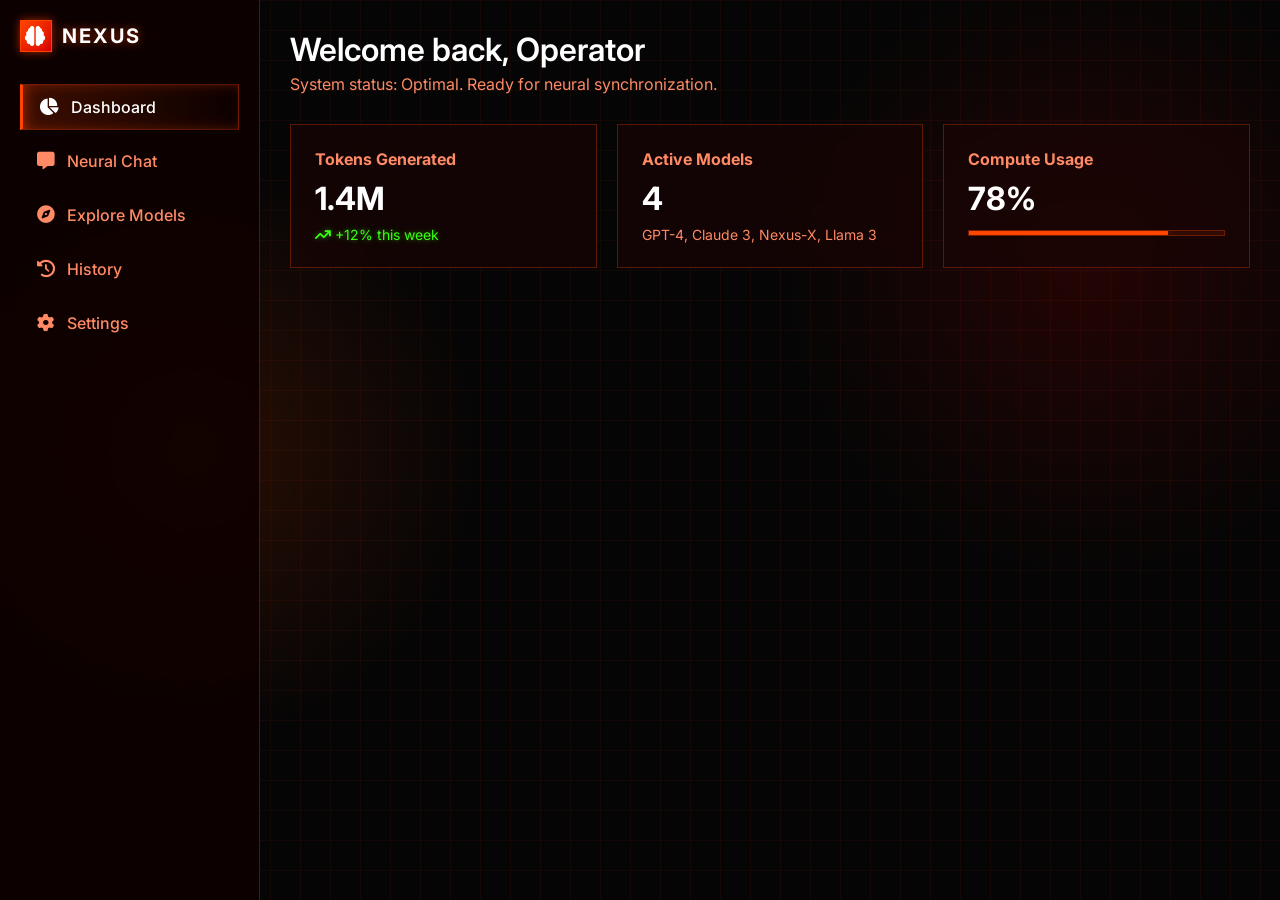
<file: index.html>
<!DOCTYPE html>
<html lang="en">
<head>
    <meta charset="UTF-8">
    <meta name="viewport" content="width=device-width, initial-scale=1.0">
    <title>NEXUS NEURALINK</title>
    <link href="https://fonts.googleapis.com/css2?family=Inter:wght@300;400;500;600;700&display=swap" rel="stylesheet">
    <link rel="stylesheet" href="https://cdnjs.cloudflare.com/ajax/libs/font-awesome/6.4.0/css/all.min.css">
    <link rel="stylesheet" href="nexus.css">
</head>
<body>

    <aside class="sidebar">
        <div class="brand">
            <div class="brand-icon"><i class="fa-solid fa-brain"></i></div>
            NEXUS
        </div>
        
        <ul class="menu">
            <li class="menu-item active" data-target="dashboard">
                <i class="fa-solid fa-chart-pie"></i>
                Dashboard
            </li>
            <li class="menu-item" data-target="chat">
                <i class="fa-solid fa-message"></i>
                Neural Chat
            </li>
            <li class="menu-item" data-target="explore">
                <i class="fa-solid fa-compass"></i>
                Explore Models
            </li>
            <li class="menu-item" data-target="history">
                <i class="fa-solid fa-clock-rotate-left"></i>
                History
            </li>
            <li class="menu-item" data-target="settings">
                <i class="fa-solid fa-gear"></i>
                Settings
            </li>
        </ul>
    </aside>

    <main class="main-content">
        
        <!-- Dashboard Screen -->
        <div class="screen active" id="dashboard">
            <div class="screen-header">
                <h1>Welcome back, Operator</h1>
                <p>System status: Optimal. Ready for neural synchronization.</p>
            </div>
            
            <div class="dashboard-grid">
                <div class="card">
                    <h3>Tokens Generated</h3>
                    <div class="value">1.4M</div>
                    <p style="color: #39ff14; font-size: 0.875rem; margin-top: 8px; text-shadow: 0 0 5px rgba(57,255,20,0.5);">
                        <i class="fa-solid fa-arrow-trend-up"></i> +12% this week
                    </p>
                </div>
                <div class="card">
                    <h3>Active Models</h3>
                    <div class="value">4</div>
                    <p style="color: var(--text-secondary); font-size: 0.875rem; margin-top: 8px;">GPT-4, Claude 3, Nexus-X, Llama 3</p>
                </div>
                <div class="card">
                    <h3>Compute Usage</h3>
                    <div class="value">78%</div>
                    <div style="width: 100%; height: 6px; background: rgba(255,69,0,0.1); border: 1px solid var(--border); margin-top: 12px; overflow: hidden;">
                        <div style="width: 78%; height: 100%; background: var(--accent); box-shadow: 0 0 10px var(--accent-glow);"></div>
                    </div>
                </div>
            </div>
        </div>

        <!-- Chat Screen -->
        <div class="screen" id="chat">
            <div class="chat-container">
                <div class="messages" id="chat-messages">
                    <!-- Dummy Messages -->
                    <div class="message ai">
                        <div class="avatar"><i class="fa-solid fa-robot"></i></div>
                        <div class="bubble">
                            Hello! I am Nexus Neuralink. How can I assist you with your fullstack development today?
                        </div>
                    </div>
                    <div class="message user">
                        <div class="avatar"><i class="fa-solid fa-user"></i></div>
                        <div class="bubble">
                            Can you help me build a modern UI for a hotel booking app called Stayora Hotel?
                        </div>
                    </div>
                    <div class="message ai">
                        <div class="avatar"><i class="fa-solid fa-robot"></i></div>
                        <div class="bubble">
                            Absolutely. For Stayora Hotel, I'd recommend a clean, glassmorphic UI using a premium color palette of navy, gold, and white. We can implement a React frontend with a Node.js backend. Shall we start with the database schema or the landing page design?
                        </div>
                    </div>
                </div>
                
                <div class="chat-input-wrapper">
                    <input type="text" class="chat-input" placeholder="Message Nexus Neuralink..." id="chat-input">
                    <button class="send-btn" id="send-btn"><i class="fa-solid fa-paper-plane"></i></button>
                </div>
            </div>
        </div>

        <!-- Explore Screen -->
        <div class="screen" id="explore">
            <div class="screen-header">
                <h1>Model Architecture</h1>
                <p>Browse and configure available neural pathways.</p>
            </div>
            <div class="dashboard-grid">
                <div class="card">
                    <h3>Nexus Vision</h3>
                    <p style="color: var(--text-secondary); margin: 10px 0;">Advanced image recognition and generation model optimized for UI/UX assets.</p>
                    <button style="padding: 8px 16px; background: rgba(255,69,0,0.1); border: 1px solid var(--border); color: white; cursor: pointer; transition: 0.3s;" onmouseover="this.style.boxShadow='0 0 10px var(--accent-glow)'" onmouseout="this.style.boxShadow='none'">Initialize</button>
                </div>
                <div class="card">
                    <h3>Nexus Code</h3>
                    <p style="color: var(--text-secondary); margin: 10px 0;">Fullstack codebase generation with deep contextual awareness.</p>
                    <button style="padding: 8px 16px; background: var(--accent); border: 1px solid var(--accent-alt); color: white; cursor: pointer; box-shadow: 0 0 10px var(--accent-glow);">Active</button>
                </div>
            </div>
        </div>

        <!-- History Screen -->
        <div class="screen" id="history">
            <div class="screen-header">
                <h1>Memory Logs</h1>
                <p>Recent synchronization sessions.</p>
            </div>
            <div class="card" style="margin-bottom: 15px;">
                <h4 style="color: white; margin-bottom: 5px;">Stayora Hotel - Frontend Planning</h4>
                <p style="color: var(--text-secondary); font-size: 0.9rem;">Oct 10, 2026 - 15 messages</p>
            </div>
            <div class="card" style="margin-bottom: 15px;">
                <h4 style="color: white; margin-bottom: 5px;">Database Optimization Query</h4>
                <p style="color: var(--text-secondary); font-size: 0.9rem;">Oct 09, 2026 - 4 messages</p>
            </div>
        </div>

        <!-- Settings Screen -->
        <div class="screen" id="settings">
            <div class="screen-header">
                <h1>System Preferences</h1>
                <p>Configure your Neuralink experience.</p>
            </div>
            <div class="card" style="max-width: 600px;">
                <div style="display: flex; justify-content: space-between; margin-bottom: 20px; align-items: center;">
                    <span style="color: white;">Theme Engine</span>
                    <select style="background: rgba(0,0,0,0.3); color: white; border: 1px solid var(--border); padding: 8px;">
                        <option>Dark Void</option>
                        <option>Neon Pulse</option>
                        <option>Light Glass</option>
                    </select>
                </div>
                <div style="display: flex; justify-content: space-between; align-items: center;">
                    <span style="color: white;">Streaming Responses</span>
                    <input type="checkbox" checked style="width: 18px; height: 18px;">
                </div>
            </div>
        </div>

    </main>

    <script>
        // Navigation Logic
        const menuItems = document.querySelectorAll('.menu-item');
        const screens = document.querySelectorAll('.screen');

        menuItems.forEach(item => {
            item.addEventListener('click', () => {
                // Remove active classes
                menuItems.forEach(i => i.classList.remove('active'));
                screens.forEach(s => s.classList.remove('active'));
                
                // Add active class to clicked item
                item.classList.add('active');
                
                // Show corresponding screen
                const targetId = item.getAttribute('data-target');
                document.getElementById(targetId).classList.add('active');
            });
        });

        // Simple Chat Logic
        const chatInput = document.getElementById('chat-input');
        const sendBtn = document.getElementById('send-btn');
        const messages = document.getElementById('chat-messages');

        function sendMessage() {
            const text = chatInput.value.trim();
            if (!text) return;

            // Add user message
            const userHtml = `
                <div class="message user">
                    <div class="avatar"><i class="fa-solid fa-user"></i></div>
                    <div class="bubble">${text}</div>
                </div>
            `;
            messages.insertAdjacentHTML('beforeend', userHtml);
            chatInput.value = '';
            
            // Scroll to bottom
            messages.scrollTop = messages.scrollHeight;

            // Simulate AI response
            setTimeout(() => {
                const aiHtml = `
                    <div class="message ai">
                        <div class="avatar"><i class="fa-solid fa-robot"></i></div>
                        <div class="bubble">Processing your request... As a fullstack assistant, I've logged this.</div>
                    </div>
                `;
                messages.insertAdjacentHTML('beforeend', aiHtml);
                messages.scrollTop = messages.scrollHeight;
            }, 1000);
        }

        sendBtn.addEventListener('click', sendMessage);
        chatInput.addEventListener('keypress', (e) => {
            if (e.key === 'Enter') sendMessage();
        });
    </script>
</body>
</html>
</file>
<file: nexus.css>
:root {
    --bg-color: #050505;
    --sidebar-bg: rgba(15, 0, 0, 0.85);
    --panel-bg: rgba(25, 5, 5, 0.7);
    --text-primary: #ffffff;
    --text-secondary: #ff8a65;
    --accent: #ff4500;
    --accent-glow: rgba(255, 69, 0, 0.6);
    --accent-alt: #d50000;
    --border: rgba(255, 69, 0, 0.3);
    --glass-blur: 8px;
}

* {
    margin: 0;
    padding: 0;
    box-sizing: border-box;
    font-family: 'Inter', sans-serif;
}

body {
    background-color: var(--bg-color);
    color: var(--text-primary);
    display: flex;
    height: 100vh;
    overflow: hidden;
    background-image: 
        radial-gradient(circle at 15% 50%, rgba(255, 69, 0, 0.15), transparent 25%),
        radial-gradient(circle at 85% 30%, rgba(213, 0, 0, 0.15), transparent 25%),
        linear-gradient(rgba(255, 69, 0, 0.05) 1px, transparent 1px),
        linear-gradient(90deg, rgba(255, 69, 0, 0.05) 1px, transparent 1px);
    background-size: 100% 100%, 100% 100%, 30px 30px, 30px 30px;
}

/* Sidebar */
.sidebar {
    width: 260px;
    background: var(--sidebar-bg);
    backdrop-filter: blur(var(--glass-blur));
    border-right: 1px solid var(--border);
    display: flex;
    flex-direction: column;
    padding: 20px;
    transition: all 0.3s ease;
}

.brand {
    font-size: 1.25rem;
    font-weight: 700;
    margin-bottom: 2rem;
    display: flex;
    align-items: center;
    gap: 10px;
    color: #fff;
    text-transform: uppercase;
    letter-spacing: 2px;
    text-shadow: 0 0 10px var(--accent-glow);
}

.brand-icon {
    width: 32px;
    height: 32px;
    background: linear-gradient(135deg, var(--accent), var(--accent-alt));
    border: 1px solid var(--accent);
    display: flex;
    align-items: center;
    justify-content: center;
    box-shadow: 0 0 10px var(--accent-glow);
}

.menu {
    list-style: none;
    display: flex;
    flex-direction: column;
    gap: 8px;
    flex: 1;
}

.menu-item {
    padding: 12px 16px;
    cursor: pointer;
    display: flex;
    align-items: center;
    gap: 12px;
    color: var(--text-secondary);
    transition: all 0.2s ease;
    font-weight: 500;
    border: 1px solid transparent;
}

.menu-item:hover, .menu-item.active {
    background: rgba(255, 69, 0, 0.1);
    color: var(--text-primary);
    border: 1px solid var(--border);
}

.menu-item.active {
    background: linear-gradient(90deg, rgba(255, 69, 0, 0.2) 0%, transparent 100%);
    border-left: 3px solid var(--accent);
    box-shadow: inset 5px 0 15px -5px var(--accent-glow);
}

.menu-item i {
    font-size: 1.1rem;
}

/* Main Content Area */
.main-content {
    flex: 1;
    display: flex;
    flex-direction: column;
    position: relative;
}

/* Layout Screens */
.screen {
    display: none;
    flex-direction: column;
    height: 100%;
    padding: 30px;
    overflow-y: auto;
    animation: fadeIn 0.4s ease;
}

.screen.active {
    display: flex;
}

@keyframes fadeIn {
    from { opacity: 0; transform: translateY(10px); }
    to { opacity: 1; transform: translateY(0); }
}

/* Dashboard Screen */
.screen-header {
    margin-bottom: 30px;
}
.screen-header h1 {
    font-size: 2rem;
    font-weight: 600;
}
.screen-header p {
    color: var(--text-secondary);
    margin-top: 5px;
}

.dashboard-grid {
    display: grid;
    grid-template-columns: repeat(auto-fit, minmax(250px, 1fr));
    gap: 20px;
}

.card {
    background: var(--panel-bg);
    border: 1px solid var(--border);
    padding: 24px;
    backdrop-filter: blur(var(--glass-blur));
    transition: transform 0.3s ease, box-shadow 0.3s ease, border-color 0.3s;
    position: relative;
}

.card::before {
    content: '';
    position: absolute;
    top: 0; left: 0; right: 0; bottom: 0;
    border: 1px solid transparent;
    pointer-events: none;
    transition: border-color 0.3s;
}

.card:hover {
    transform: translateY(-5px);
    box-shadow: 0 0 20px var(--accent-glow);
    border-color: var(--accent);
}

.card:hover::before {
    border-color: var(--accent-alt);
    transform: scale(1.02);
}

.card h3 {
    font-size: 1rem;
    color: var(--text-secondary);
    margin-bottom: 10px;
}

.card .value {
    font-size: 2rem;
    font-weight: 700;
}

/* Chat Screen */
.chat-container {
    flex: 1;
    display: flex;
    flex-direction: column;
    max-width: 800px;
    margin: 0 auto;
    width: 100%;
    height: 100%;
}

.messages {
    flex: 1;
    overflow-y: auto;
    display: flex;
    flex-direction: column;
    gap: 20px;
    padding-bottom: 20px;
}

.message {
    display: flex;
    gap: 16px;
    max-width: 85%;
}

.message.user {
    align-self: flex-end;
    flex-direction: row-reverse;
}

.avatar {
    width: 40px;
    height: 40px;
    background: var(--panel-bg);
    display: flex;
    align-items: center;
    justify-content: center;
    border: 1px solid var(--border);
    flex-shrink: 0;
}

.message.ai .avatar {
    background: linear-gradient(135deg, var(--accent), var(--accent-alt));
    color: white;
    border-color: var(--accent);
    box-shadow: 0 0 10px var(--accent-glow);
}

.bubble {
    background: var(--panel-bg);
    border: 1px solid var(--border);
    padding: 16px 20px;
    line-height: 1.5;
    color: var(--text-primary);
    position: relative;
}

.message.user .bubble {
    background: rgba(255, 69, 0, 0.2);
    border-color: var(--accent);
}

.message.ai .bubble {
    border-color: var(--border);
}

.chat-input-wrapper {
    background: var(--panel-bg);
    border: 1px solid var(--border);
    padding: 8px 16px;
    display: flex;
    align-items: center;
    gap: 12px;
    margin-top: 20px;
    backdrop-filter: blur(var(--glass-blur));
}

.chat-input-wrapper:focus-within {
    border-color: var(--accent);
    box-shadow: 0 0 15px var(--accent-glow);
}

.chat-input {
    flex: 1;
    background: transparent;
    border: none;
    color: var(--text-primary);
    font-size: 1rem;
    padding: 12px 0;
    outline: none;
}

.send-btn {
    background: var(--accent);
    color: white;
    border: 1px solid var(--accent-alt);
    width: 40px;
    height: 40px;
    display: flex;
    align-items: center;
    justify-content: center;
    cursor: pointer;
    transition: all 0.2s;
}

.send-btn:hover {
    background: var(--accent-alt);
    box-shadow: 0 0 10px var(--accent-glow);
}

/* Scrollbar */
::-webkit-scrollbar {
    width: 8px;
}
::-webkit-scrollbar-track {
    background: transparent;
    border-left: 1px solid var(--border);
}
::-webkit-scrollbar-thumb {
    background: var(--accent);
}
::-webkit-scrollbar-thumb:hover {
    background: rgba(255,255,255,0.2);
}
</file>
